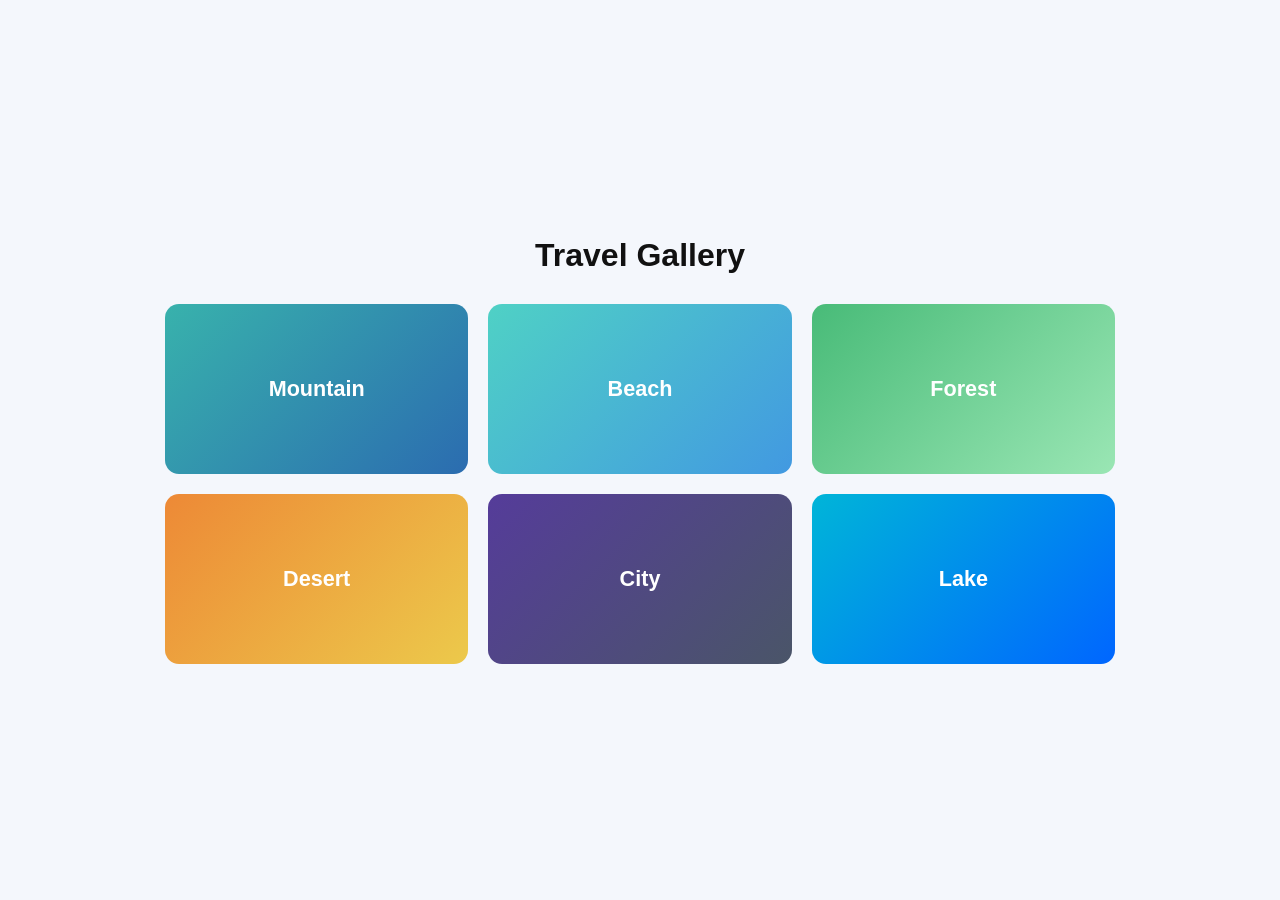
<file: Frontend_EndTerm_Practical_PCEA24CS157_ShreyanshMishra/Scenario 1/index.html>
<!DOCTYPE html>
<html lang="en">
<head>
  <meta charset="UTF-8" />
  <meta name="viewport" content="width=device-width, initial-scale=1.0" />
  <title>Travel Gallery</title>
  <link rel="stylesheet" href="style.css" />
</head>
<body>
  <main class="container">
    <h1>Travel Gallery</h1>

    <div class="gallery">
      <div class="tile" style="background: linear-gradient(135deg, #38b2ac, #2b6cb0);">Mountain</div>
      <div class="tile" style="background: linear-gradient(135deg, #4fd1c5, #4299e1);">Beach</div>
      <div class="tile" style="background: linear-gradient(135deg, #48bb78, #9ae6b4);">Forest</div>
      <div class="tile" style="background: linear-gradient(135deg, #ed8936, #ecc94b);">Desert</div>
      <div class="tile" style="background: linear-gradient(135deg, #553c9a, #4a5568);">City</div>
      <div class="tile" style="background: linear-gradient(135deg, #00b5d8, #0066ff);">Lake</div>
    </div>
  </main>


  <div id="lightbox" class="lightbox hidden">
    <span id="closeBtn" class="close-btn">&times;</span>
    <div id="lightboxTile" class="lightbox-tile"></div>
  </div>

  <script src="script.js"></script>
</body>
</html>
</file>
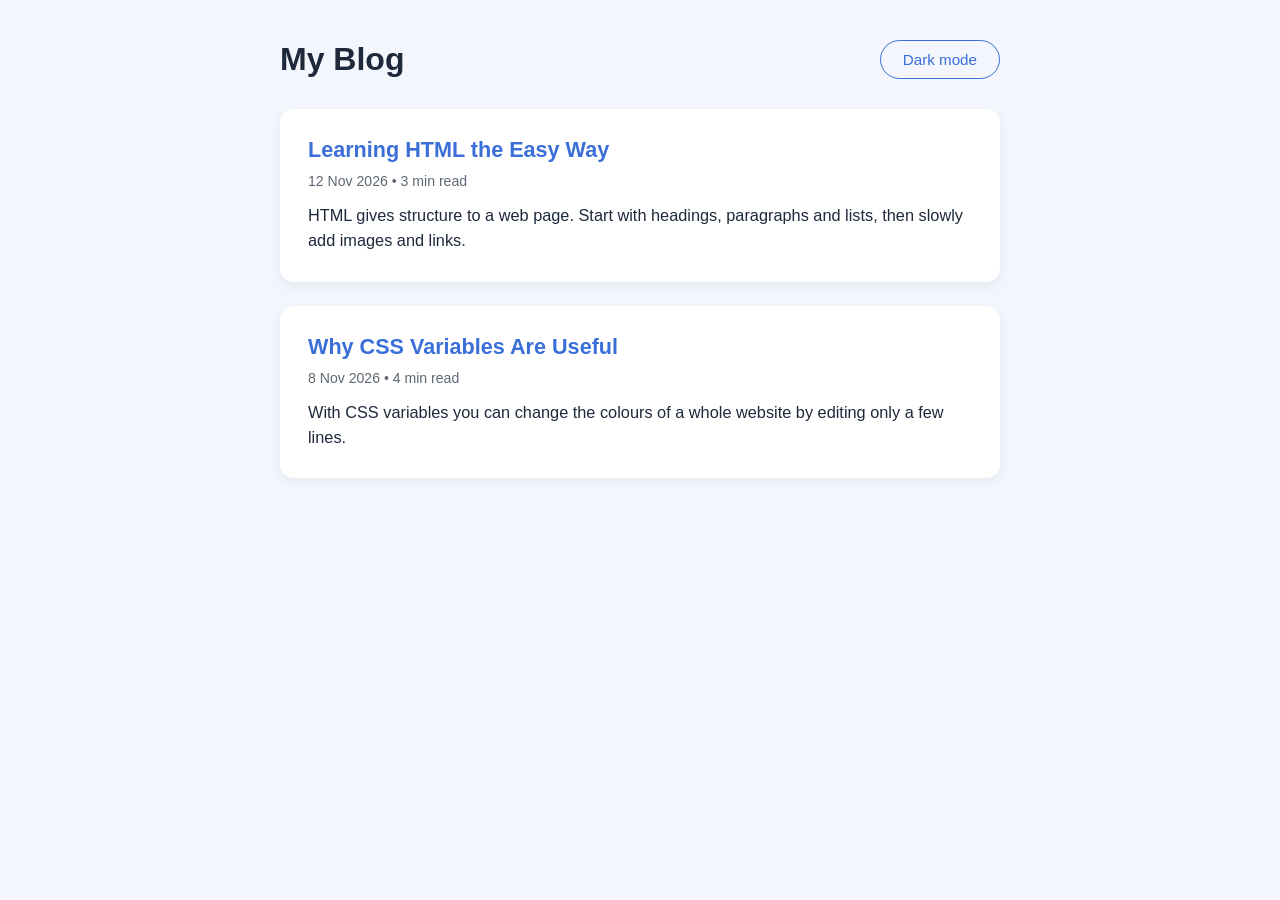
<file: Frontend_EndTerm_Practical_PCEA24CS157_ShreyanshMishra/Scenario 2/q2.html>
<!DOCTYPE html>
<html lang="en">
<head>
  <meta charset="UTF-8" />
  <meta name="viewport" content="width=device-width, initial-scale=1.0" />
  <title>My Blog</title>
  <link rel="stylesheet" href="styles.css" />
</head>
<body>
  <div class="wrapper">
    <header class="top-bar">
      <h1>My Blog</h1>
      <button id="themeToggle" class="toggle-btn">Dark mode</button>
    </header>

    <main class="posts">
      <article class="card">
        <h2>Learning HTML the Easy Way</h2>
        <p class="meta">12 Nov 2026 &bull; 3 min read</p>
        <p class="excerpt">
          HTML gives structure to a web page. Start with headings, paragraphs and lists,
          then slowly add images and links.
        </p>
      </article>

      <article class="card">
        <h2>Why CSS Variables Are Useful</h2>
        <p class="meta">8 Nov 2026 &bull; 4 min read</p>
        <p class="excerpt">
          With CSS variables you can change the colours of a whole website by editing only a few lines.
        </p>
      </article>
    </main>
  </div>

  <script src="q2.js"></script>
</body>
</html>
</file>
<file: Frontend_EndTerm_Practical_PCEA24CS157_ShreyanshMishra/Scenario 1/style.css>
* {
  box-sizing: border-box;
  margin: 0;
  padding: 0;
  font-family: Arial, Helvetica, sans-serif;
}

body {
  background-color: #f4f7fc;
  color: #111;
  min-height: 100vh;
  display: flex;
  justify-content: center;
  align-items: center;
}

.container {
  width: 90%;
  max-width: 950px;
  text-align: center;
  padding: 30px 0;
}

h1 {
  font-size: 2rem;
  margin-bottom: 30px;
}

.gallery {
  display: grid;
  grid-template-columns: repeat(3, 1fr);
  gap: 20px;
}

.tile {
  height: 170px;
  border-radius: 14px;
  display: flex;
  justify-content: center;
  align-items: center;
  color: #ffffff;
  font-size: 1.35rem;
  font-weight: bold;
  cursor: pointer;
  transition: transform 0.25s ease, box-shadow 0.25s ease;
}

.tile:hover {
  transform: scale(1.06);
  box-shadow: 0 10px 20px rgba(0, 0, 0, 0.15);
}

/* Lightbox Styles */
.lightbox {
  position: fixed;
  top: 0;
  left: 0;
  width: 100%;
  height: 100%;
  background-color: rgba(0, 0, 0, 0.8);
  display: flex;
  justify-content: center;
  align-items: center;
  z-index: 1000;
}

.lightbox.hidden {
  display: none;
}

.close-btn {
  position: fixed;
  top: 25px;
  right: 35px;
  color: #ffffff;
  font-size: 2.5rem;
  font-weight: bold;
  cursor: pointer;
  line-height: 1;
}

.lightbox-tile {
  width: 65%;
  max-width: 650px;
  height: 380px;
  border-radius: 18px;
  display: flex;
  justify-content: center;
  align-items: center;
  color: #ffffff;
  font-size: 2.4rem;
  font-weight: bold;
  box-shadow: 0 15px 35px rgba(0, 0, 0, 0.4);
}
</file>
<file: Frontend_EndTerm_Practical_PCEA24CS157_ShreyanshMishra/Scenario 2/styles.css>
:root {
  --bg: #f3f6fc;
  --text: #1e293b;
  --card: #ffffff;
  --accent: #3b6fd8;
}

body.dark {
  --bg: #11141d;
  --text: #e2e8f0;
  --card: #1b2130;
  --accent: #6c9ef8;
}

* {
  box-sizing: border-box;
  margin: 0;
  padding: 0;
  font-family: Arial, Helvetica, sans-serif;
}

body {
  background-color: var(--bg);
  color: var(--text);
  transition: background-color 0.25s ease, color 0.25s ease;
  padding: 40px 20px;
}

.wrapper {
  max-width: 720px;
  margin: 0 auto;
}

.top-bar {
  display: flex;
  justify-content: space-between;
  align-items: center;
  margin-bottom: 30px;
}

.top-bar h1 {
  font-size: 2rem;
  color: var(--text);
}

.toggle-btn {
  background-color: transparent;
  color: var(--accent);
  border: 1.5px solid var(--accent);
  padding: 10px 22px;
  border-radius: 999px;
  font-size: 0.95rem;
  cursor: pointer;
  transition: all 0.2s ease;
}

.toggle-btn:hover {
  background-color: var(--accent);
  color: var(--card);
}

.posts {
  display: flex;
  flex-direction: column;
  gap: 24px;
}

.card {
  background-color: var(--card);
  padding: 28px;
  border-radius: 14px;
  box-shadow: 0 4px 14px rgba(0, 0, 0, 0.06);
  transition: background-color 0.25s ease;
}

.card h2 {
  color: var(--accent);
  font-size: 1.35rem;
  margin-bottom: 10px;
}

.meta {
  font-size: 0.88rem;
  opacity: 0.7;
  margin-bottom: 14px;
}

.excerpt {
  font-size: 1.02rem;
  line-height: 1.55;
  color: var(--text);
}
</file>
